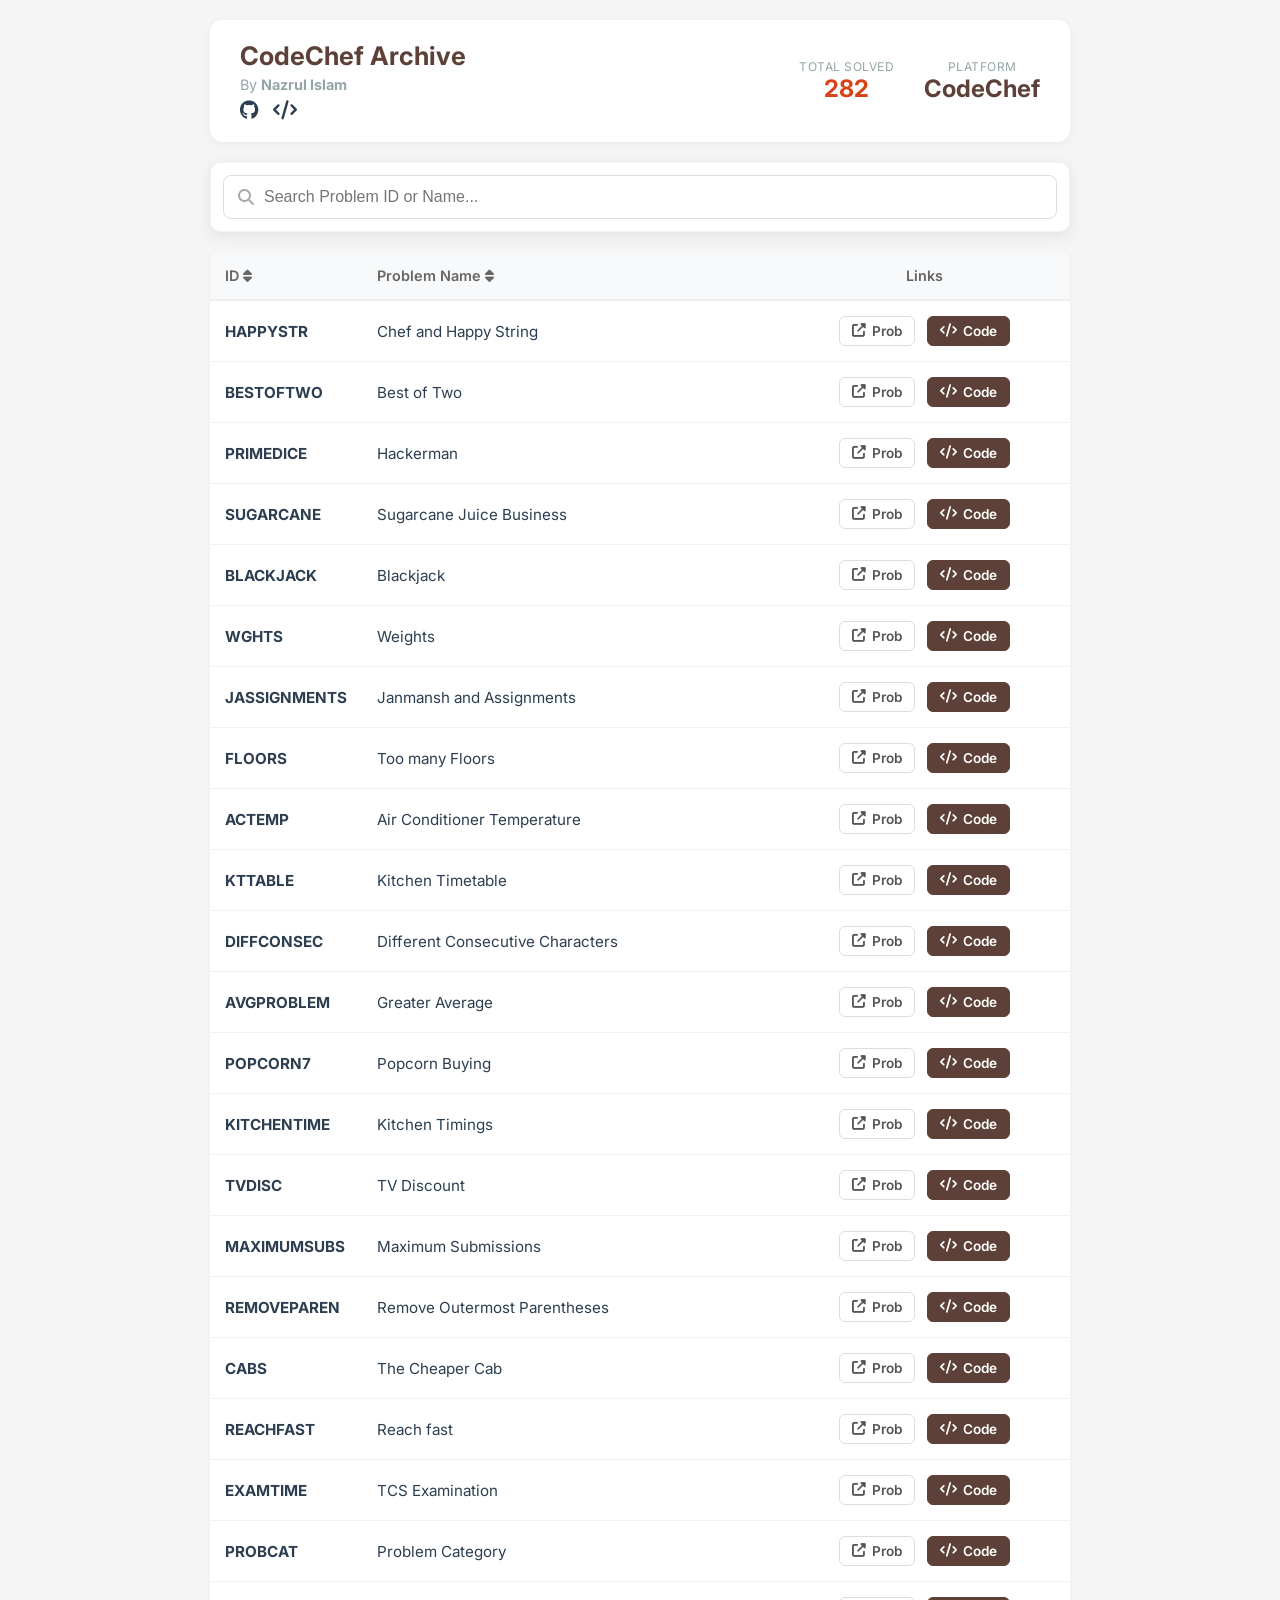
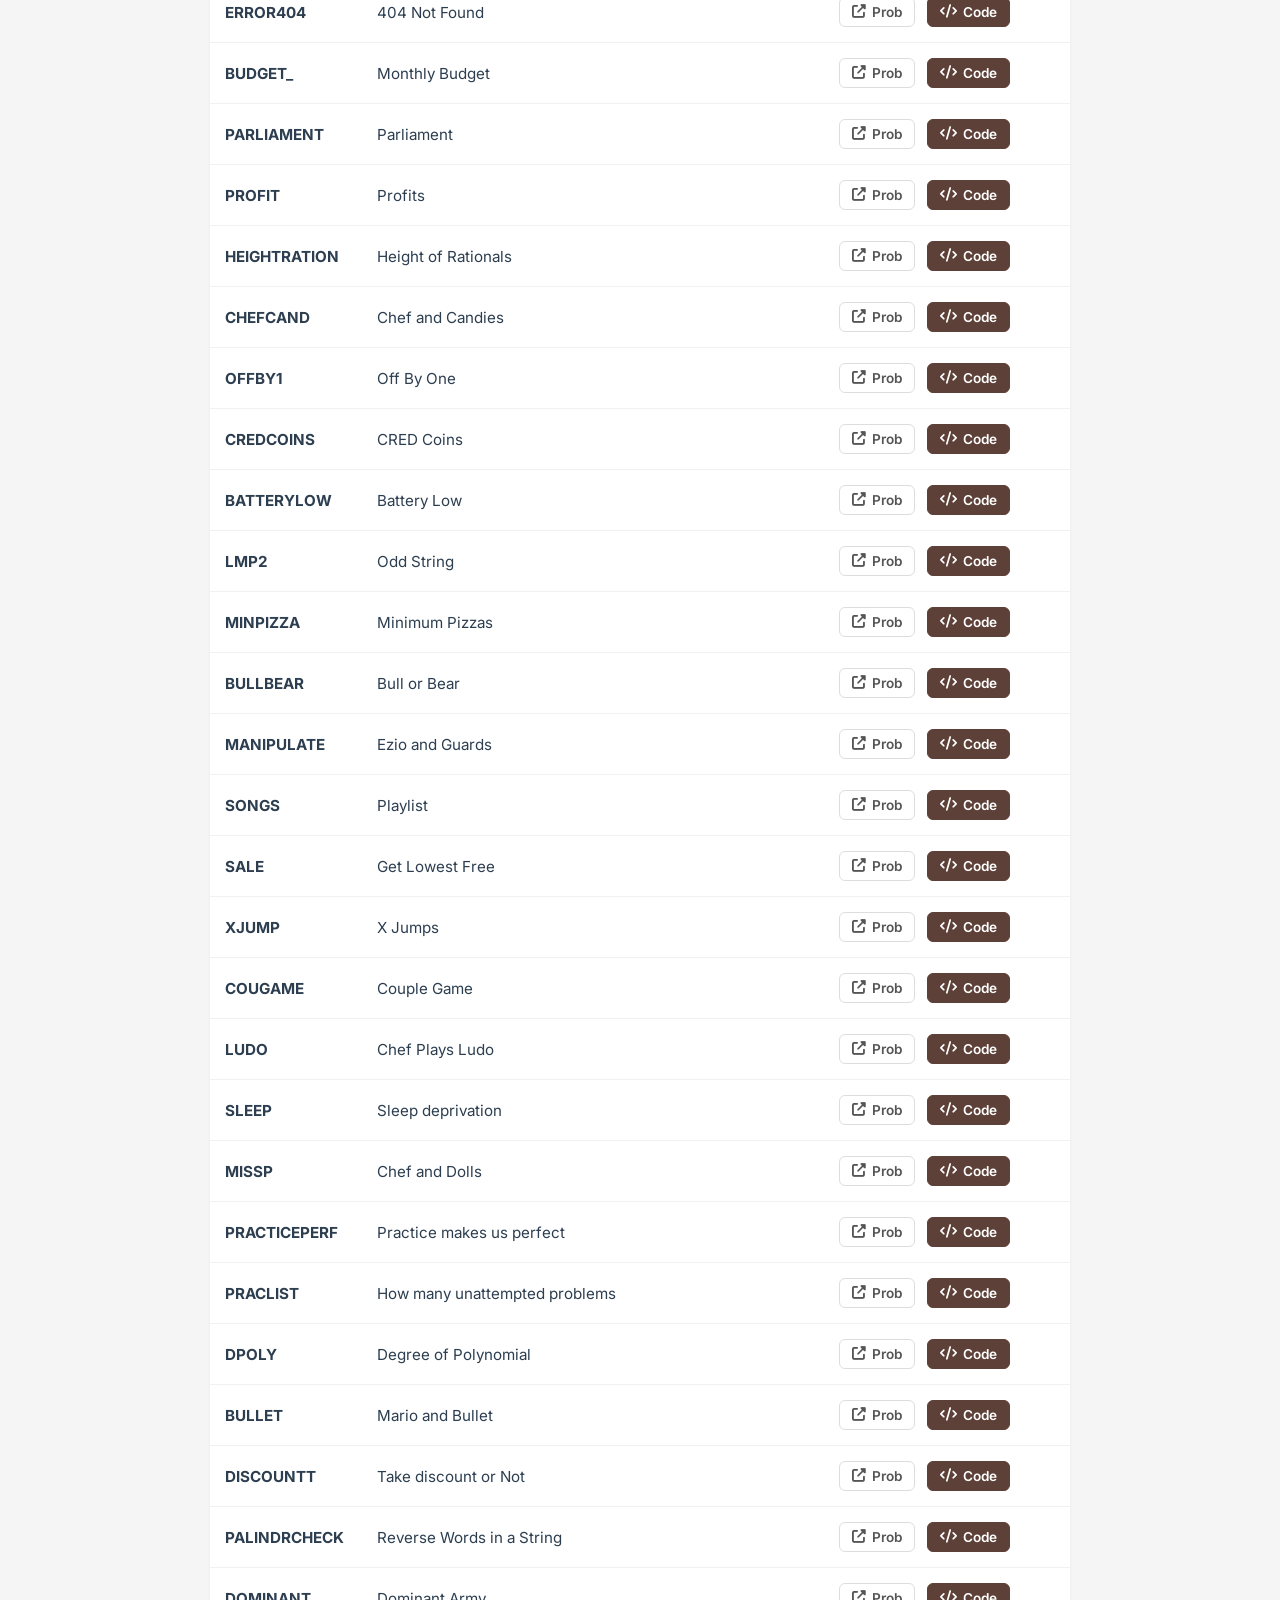
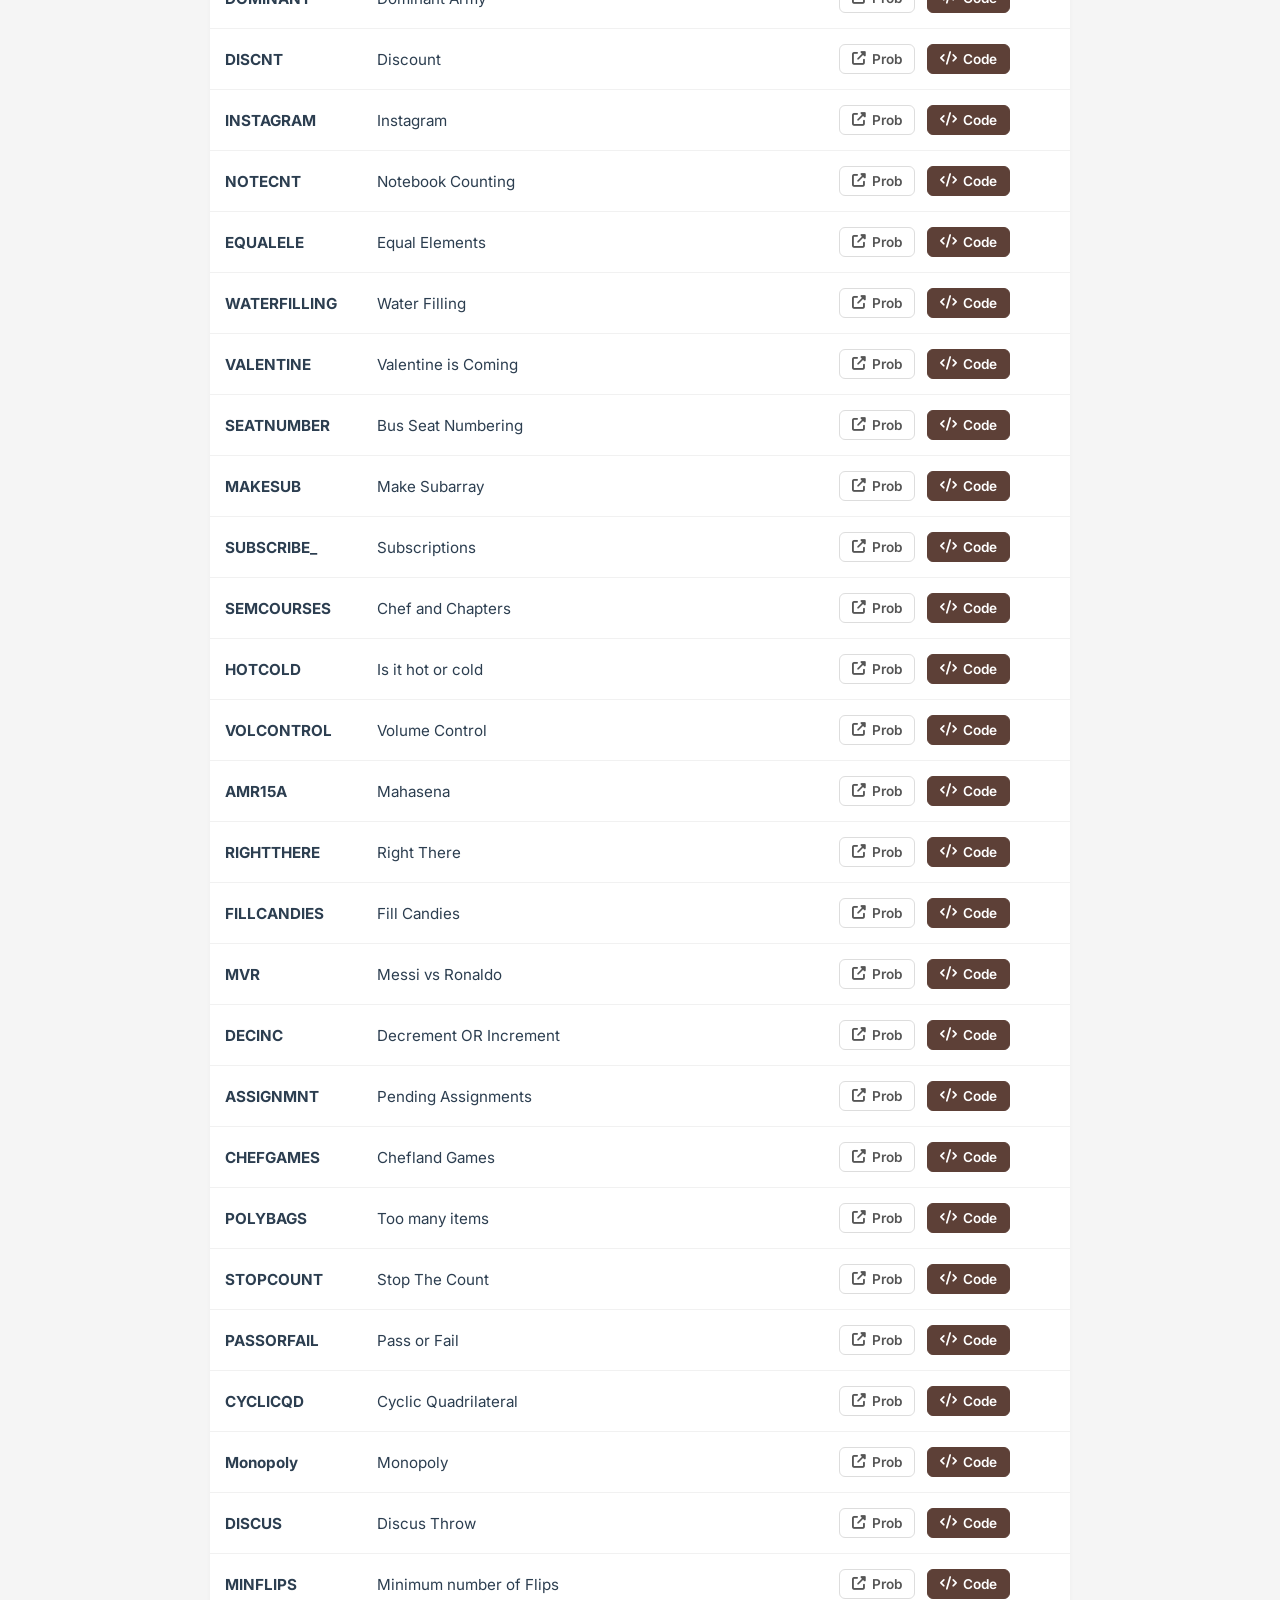
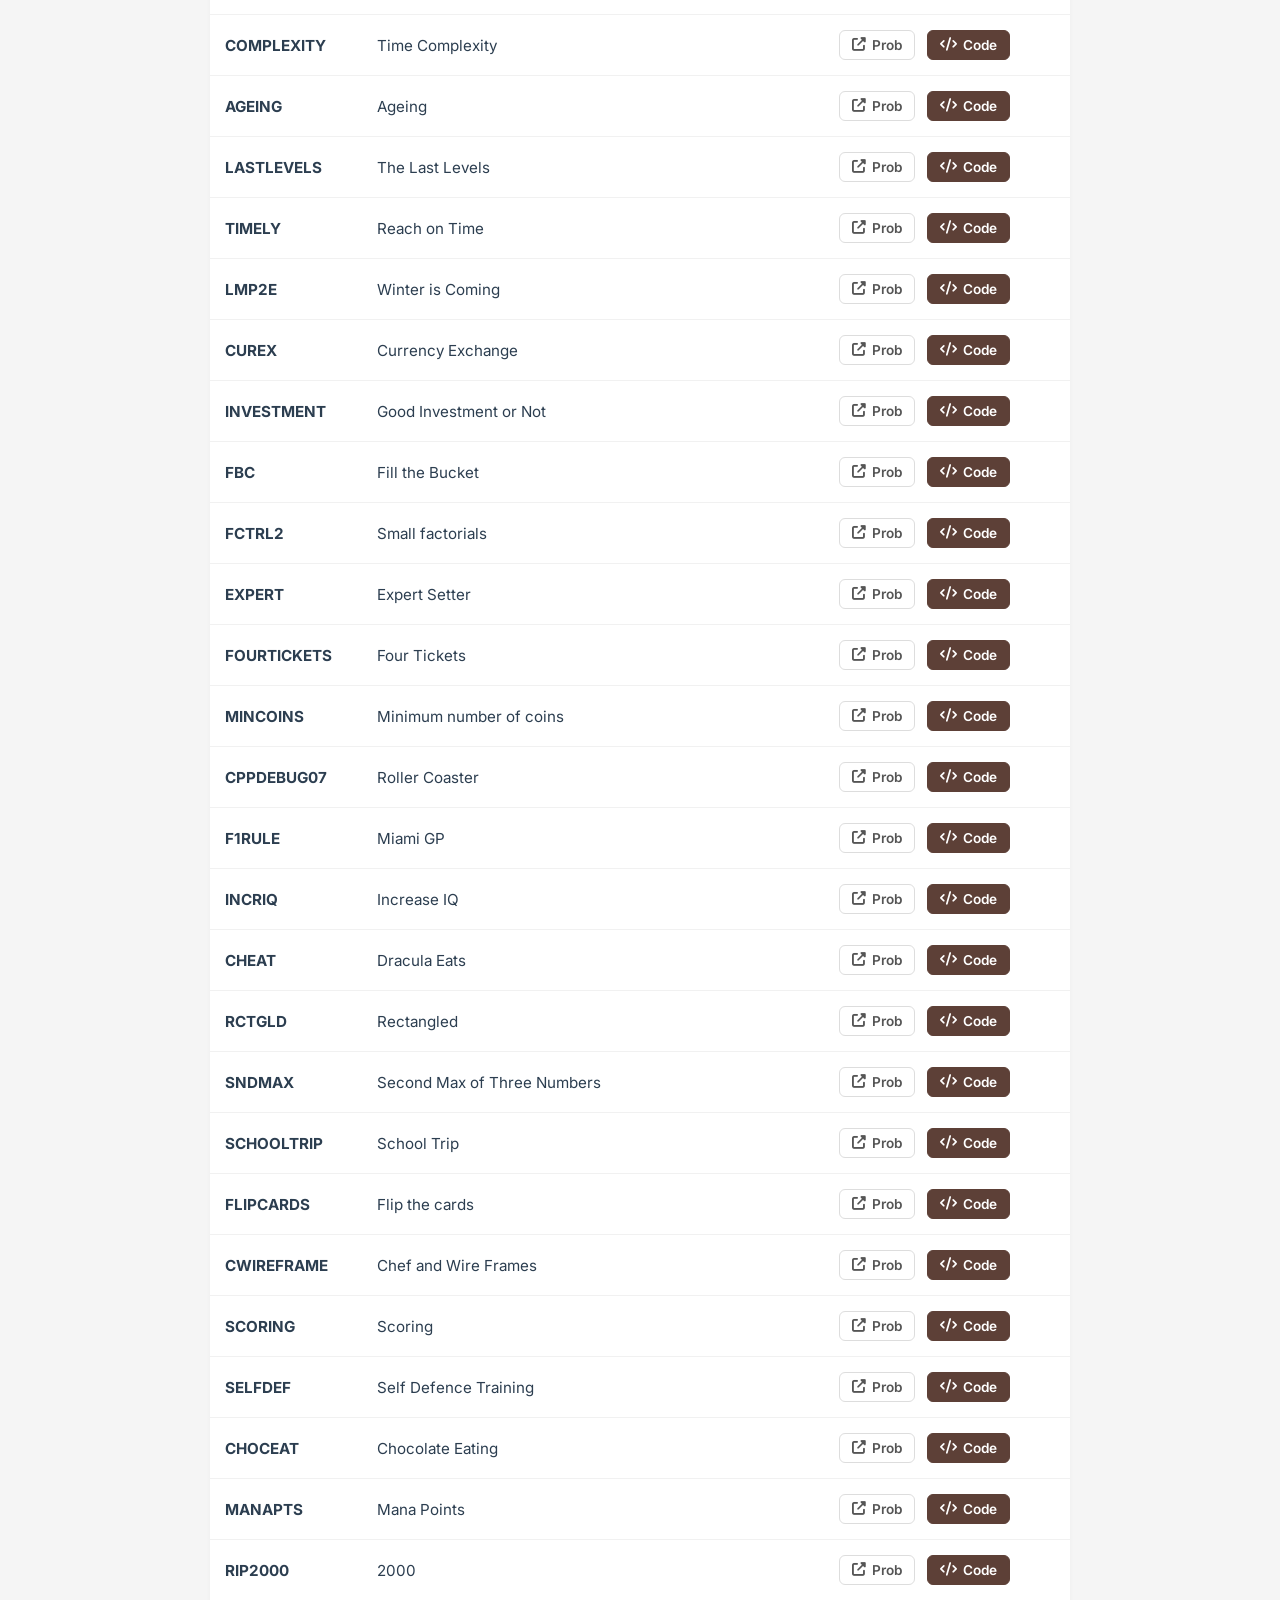
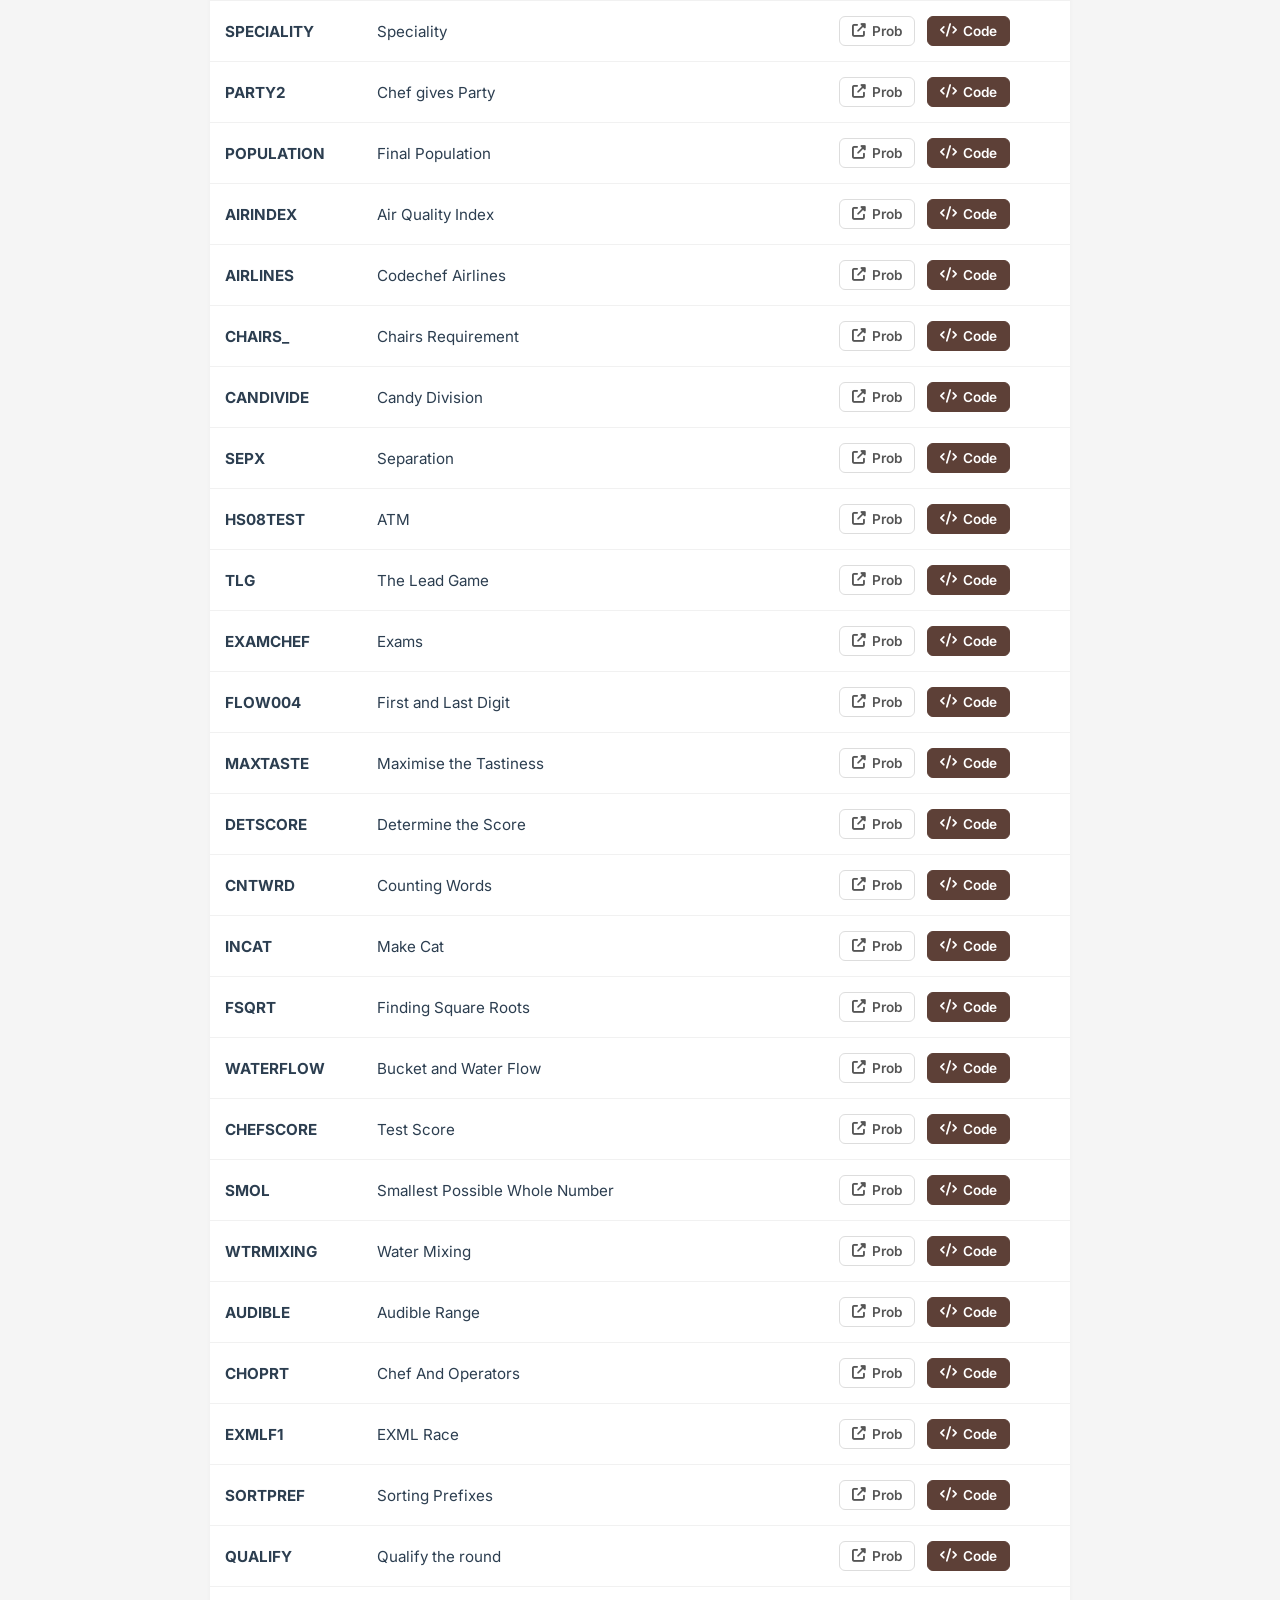
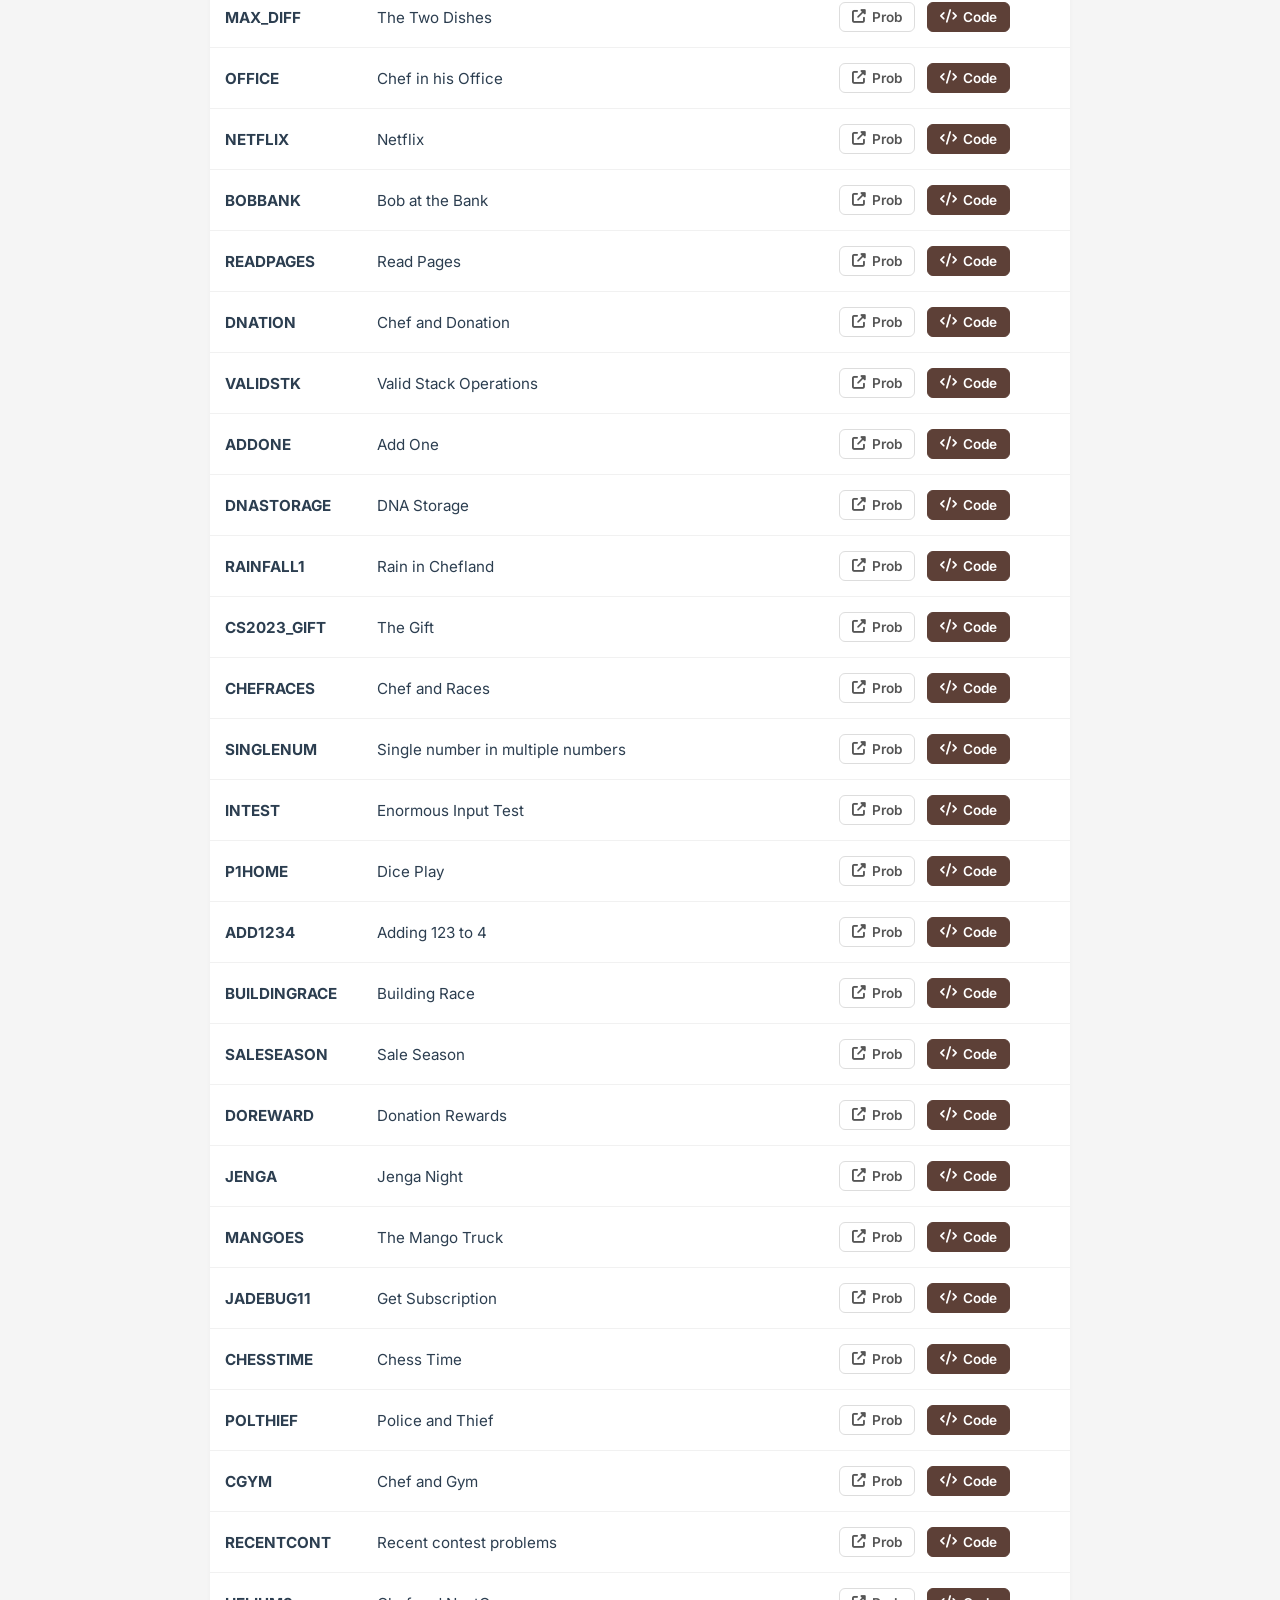
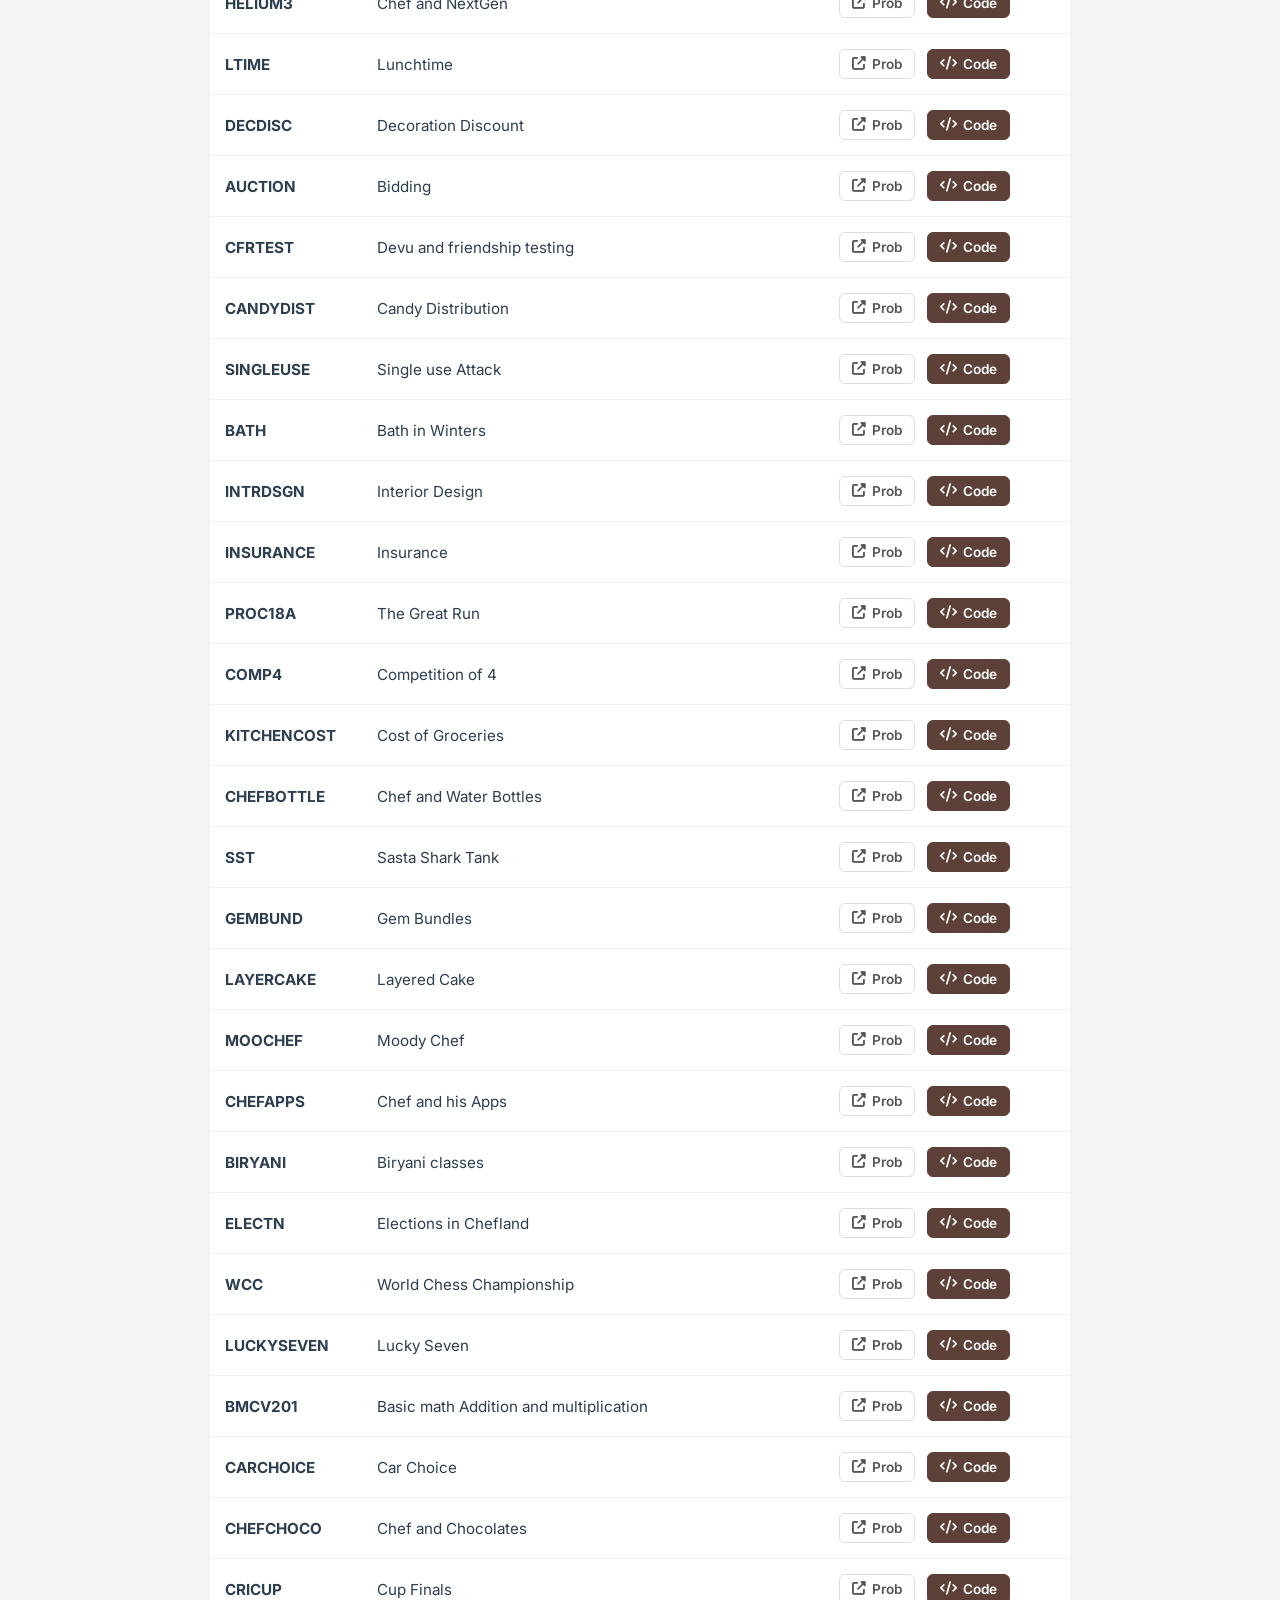
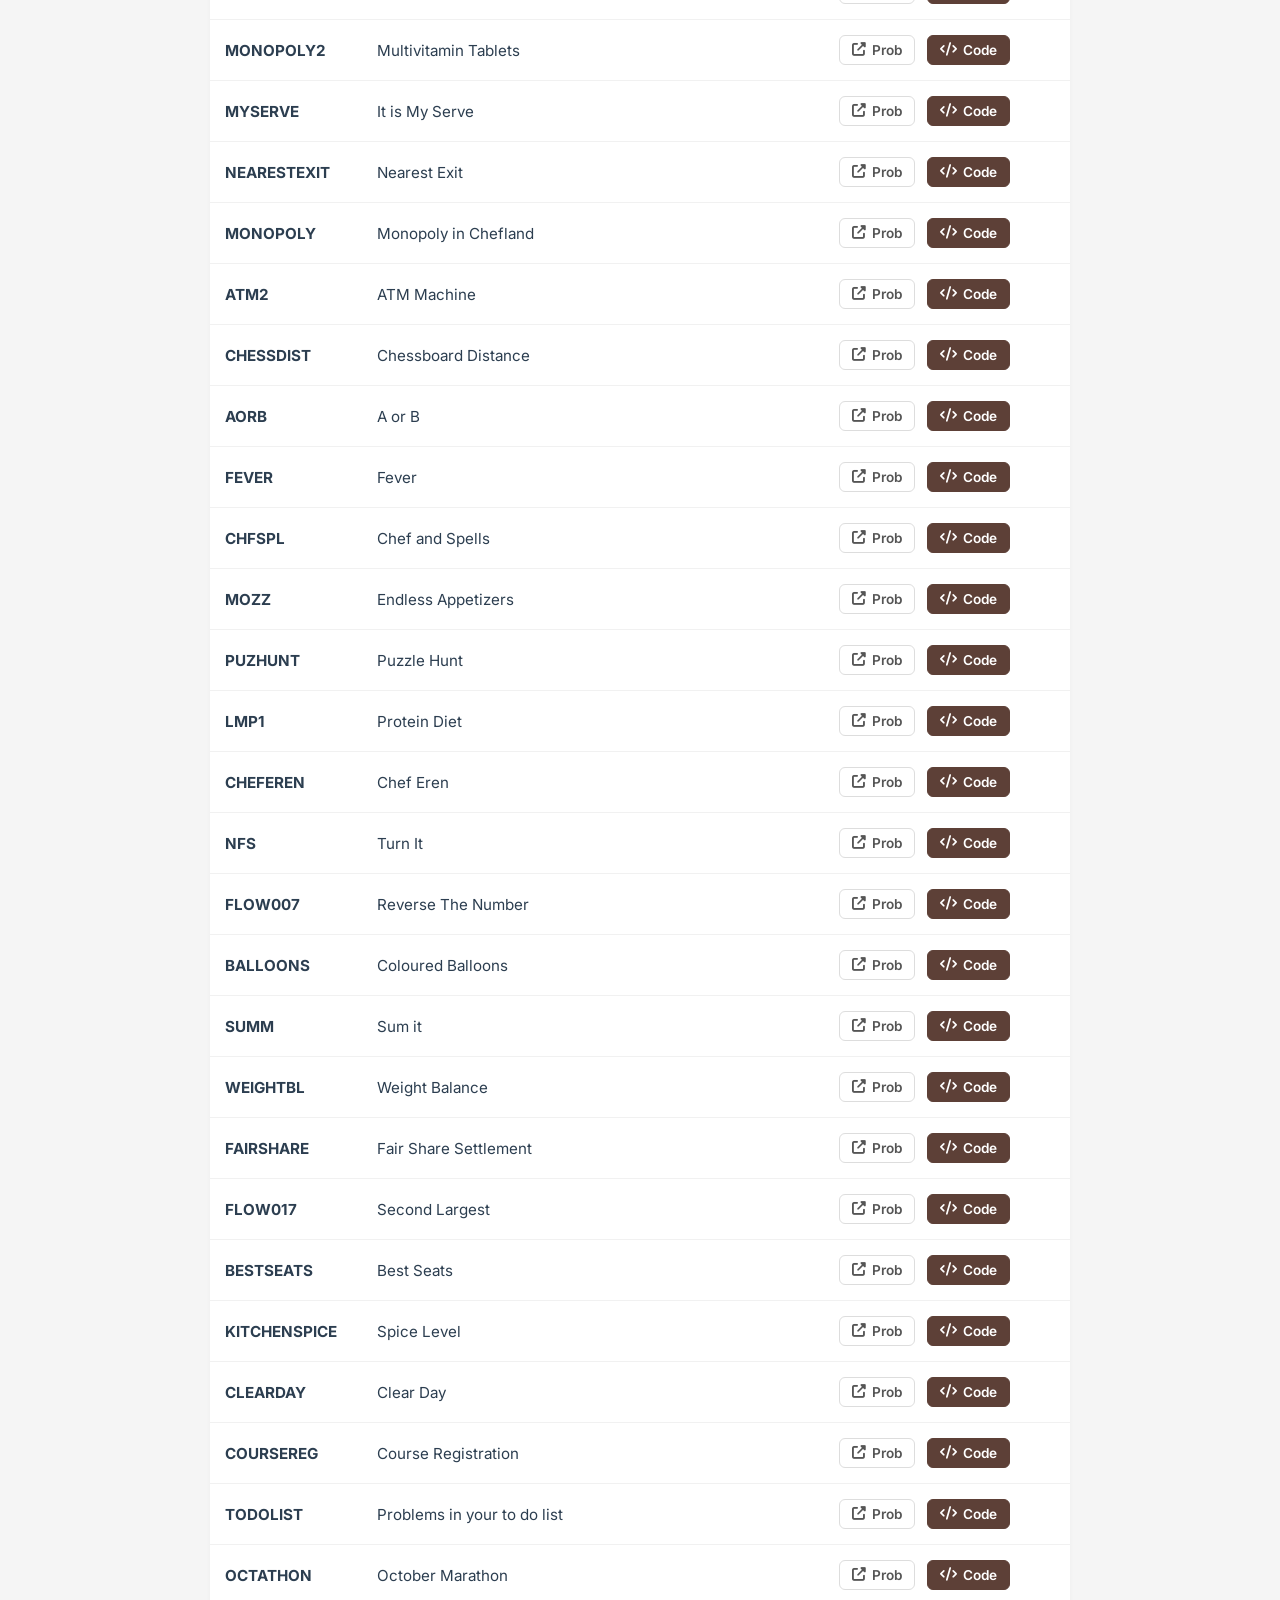
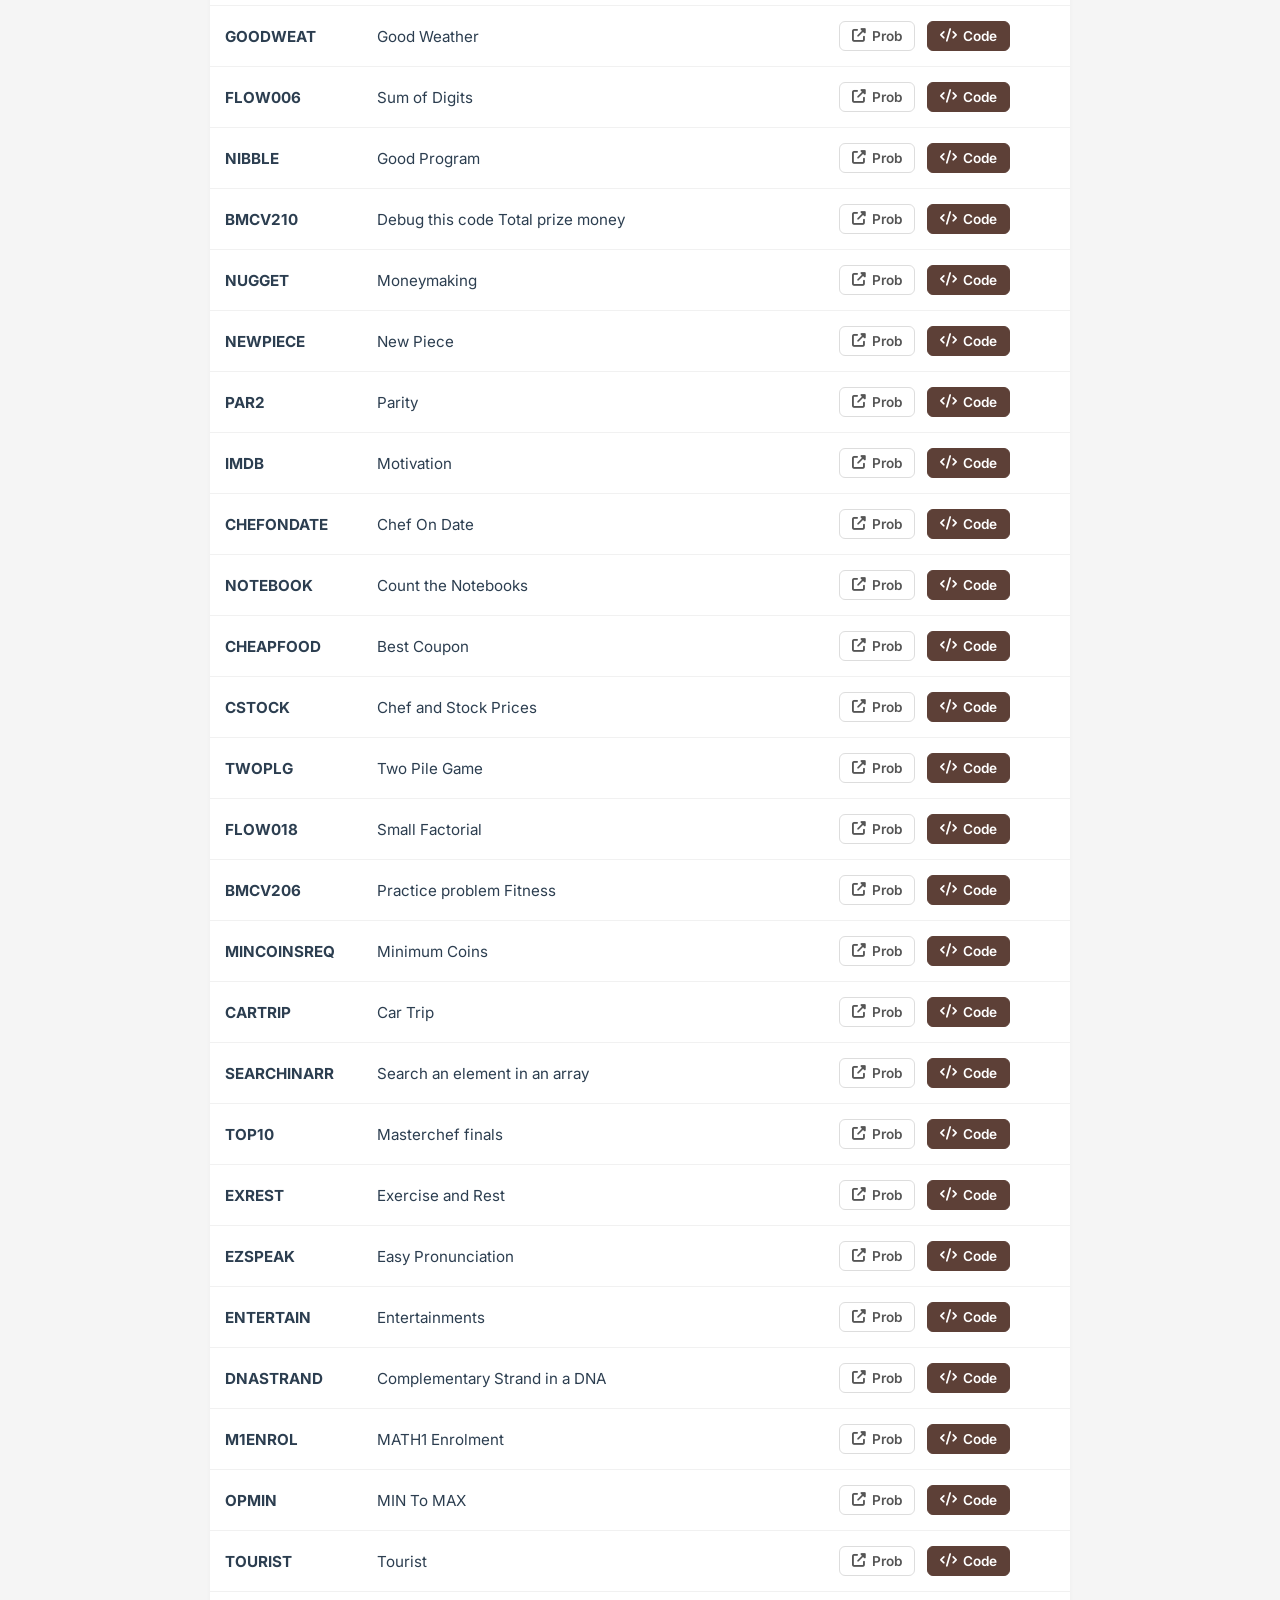
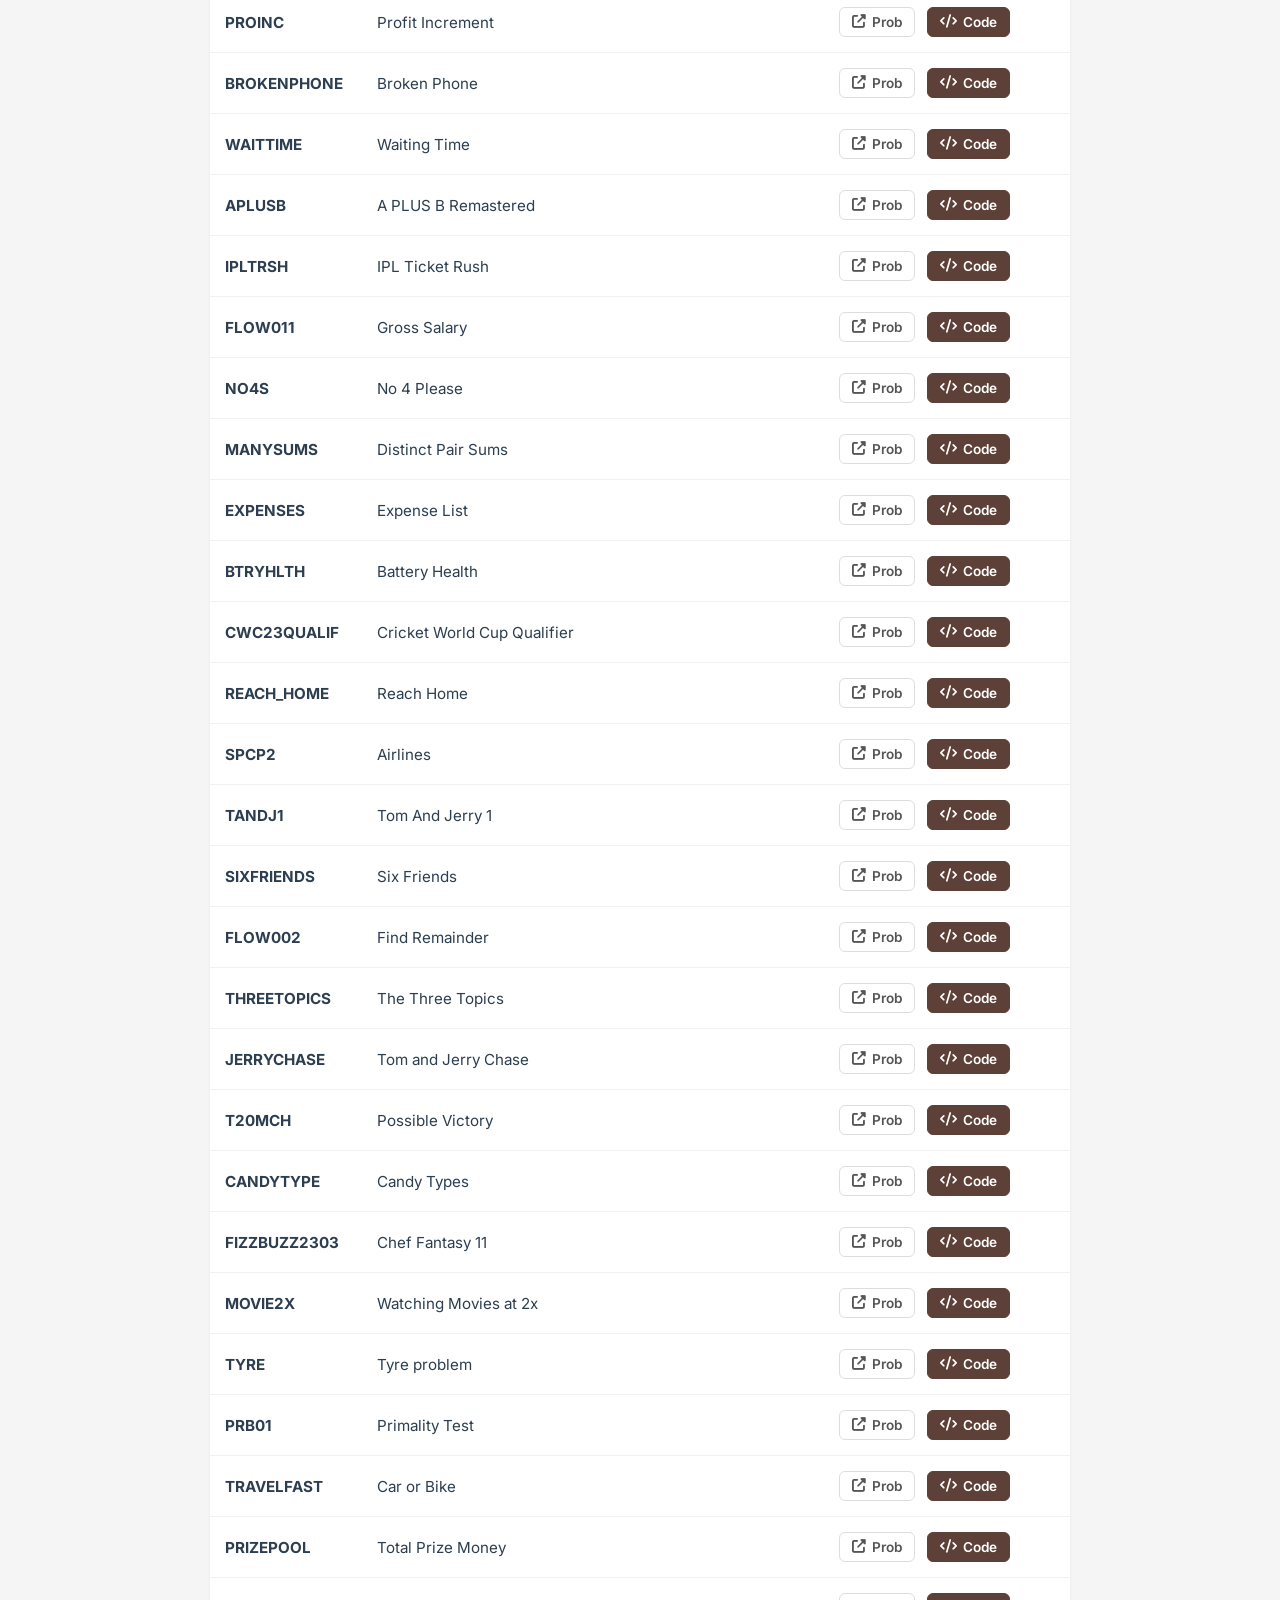
<file: Web/index.html>
<!DOCTYPE html>
<html lang="en">
<head>
    <meta charset="UTF-8">
    <meta name="viewport" content="width=device-width, initial-scale=1.0">
    <title>CodeChef Archive - Nazrul Islam</title>
    <link href="https://fonts.googleapis.com/css2?family=Inter:wght@300;400;600;700&display=swap" rel="stylesheet">
    <link rel="stylesheet" href="https://cdnjs.cloudflare.com/ajax/libs/font-awesome/6.4.0/css/all.min.css">
    <link rel="stylesheet" href="style.css">
</head>
<body>
    <div class="container">
        <header>
            <div class="header-content">
                <div class="profile-info">
                    <h1>CodeChef Archive</h1>
                    <p class="subtitle">By <strong>Nazrul Islam</strong></p>
                    <div class="social-mini">
                        <a href="https://github.com/mhdnazrul" target="_blank"><i class="fab fa-github"></i></a>
                        <a href="https://www.codechef.com/users/nazrulislam_7" target="_blank"><i class="fas fa-code"></i></a>
                    </div>
                </div>
                <div class="stats-wrapper">
                    <div class="stat-box">
                        <span class="stat-label">Total Solved</span>
                        <span class="stat-val" id="total-solved">...</span>
                    </div>
                    <div class="stat-box">
                        <span class="stat-label">Platform</span>
                        <span class="stat-val" style="color: #5D4037;">CodeChef</span>
                    </div>
                </div>
            </div>
        </header>

        <div class="sticky-wrapper">
            <div class="controls-area">
                <div class="search-box">
                    <i class="fas fa-search"></i>
                    <input type="text" id="searchInput" placeholder="Search Problem ID or Name...">
                </div>
            </div>
        </div>

        <div class="table-container">
            <table>
                <thead>
                    <tr>
                        <th class="sortable" onclick="sortTable('id')" style="width: 15%;">ID <i class="fas fa-sort"></i></th>
                        <th class="sortable" onclick="sortTable('name')" style="width: 50%;">Problem Name <i class="fas fa-sort"></i></th>
                        <th class="center-align" style="width: 35%;">Links</th>
                    </tr>
                </thead>
                <tbody id="table-body"></tbody>
            </table>
            <div id="no-results" style="display:none; text-align:center; padding:20px;">No problems found.</div>
        </div>

        <footer>
            <p>&copy; 2025 <strong>Nazrul Islam</strong>. Auto-generated Archive.</p>
            <div class="footer-links">
                <a href="https://github.com/mhdnazrul" target="_blank">GitHub</a> •
                <a href="https://codeforces.com/profile/nazrulislam_7" target="_blank">Codeforces</a> •
                <a href="https://www.codechef.com/users/nazrulislam_7" target="_blank">CodeChef</a> •
                <a href="https://www.linkedin.com/in/nazrulislam7/" target="_blank">LinkedIn</a> •
                <a href="https://www.facebook.com/mhdnazrulislam.me/" target="_blank">Facebook</a> 
            </div>
        </footer>
    </div>
    <script src="script.js"></script>
</body>
</html>
</file>
<file: Web/style.css>
:root {
    --primary: #5D4037; /* CodeChef Brown */
    --accent: #D84315;  /* CodeChef Orange */
    --dark: #2c3e50;
    --bg: #f5f5f5;
    --white: #ffffff;
    --gray: #95a5a6;
}

* { box-sizing: border-box; }

body { font-family: 'Inter', sans-serif; background: var(--bg); margin: 0; color: var(--dark); }
.container { max-width: 900px; margin: 0 auto; padding: 20px; }

header {
    background: var(--white);
    padding: 20px 30px;
    border-radius: 12px;
    box-shadow: 0 2px 8px rgba(0,0,0,0.05);
    margin-bottom: 20px;
}

.header-content {
    display: flex;
    justify-content: space-between;
    align-items: center;
    flex-wrap: wrap;
    gap: 20px;
}

.profile-info h1 { font-size: 1.6rem; margin: 0; color: var(--primary); }
.subtitle { font-size: 0.9rem; color: var(--gray); margin: 5px 0; }
.social-mini a { color: var(--dark); margin-right: 10px; font-size: 1.2rem; text-decoration: none; transition: color 0.2s; }
.social-mini a:hover { color: var(--accent); }

.stats-wrapper { display: flex; gap: 30px; }
.stat-box { text-align: center; }
.stat-label { display: block; font-size: 0.75rem; text-transform: uppercase; color: var(--gray); letter-spacing: 0.5px; }
.stat-val { font-size: 1.5rem; font-weight: 700; color: var(--accent); }

.sticky-wrapper { position: sticky; top: 15px; z-index: 100; margin-bottom: 20px; }
.controls-area {
    background: rgba(255, 255, 255, 0.95);
    backdrop-filter: blur(10px);
    padding: 12px;
    border-radius: 10px;
    box-shadow: 0 4px 15px rgba(0,0,0,0.08);
    border: 1px solid rgba(0,0,0,0.05);
}
.search-box { position: relative; width: 100%; }
input {
    width: 100%;
    padding: 12px 15px 12px 40px;
    border: 1px solid #ddd;
    border-radius: 8px;
    outline: none;
    font-size: 1rem;
    transition: 0.2s;
}
input:focus {
    border-color: var(--accent);
    box-shadow: 0 0 0 3px rgba(216, 67, 21, 0.1);
}
.search-box i {
    position: absolute;
    left: 15px;
    top: 50%;
    transform: translateY(-50%);
    color: #aaa;
}

.table-container {
    background: var(--white);
    border-radius: 10px;
    overflow-x: auto;
    box-shadow: 0 2px 5px rgba(0,0,0,0.03);
}
table { width: 100%; border-collapse: collapse; min-width: 600px; }
th {
    background: #f8f9fa;
    padding: 15px;
    text-align: left;
    font-size: 0.9rem;
    color: #666;
    font-weight: 600;
    cursor: pointer;
    user-select: none;
    border-bottom: 2px solid #eee;
}
th:hover { background: #f0f0f0; color: var(--primary); }
td {
    padding: 15px;
    border-bottom: 1px solid #f1f1f1;
    font-size: 0.95rem;
    vertical-align: middle;
}
tr:hover { background: #fff8f5; }

.center-align { text-align: center; }

.action-btn {
    display: inline-flex;
    align-items: center;
    gap: 6px;
    text-decoration: none;
    padding: 6px 12px;
    border-radius: 6px;
    font-size: 0.85rem;
    font-weight: 600;
    transition: 0.2s;
}
.btn-problem {
    background: #fff;
    border: 1px solid #ddd;
    color: #555;
    margin-right: 8px;
}
.btn-problem:hover {
    border-color: var(--primary);
    color: var(--primary);
}
.btn-sol {
    background: var(--primary);
    color: white;
    border: 1px solid var(--primary);
}
.btn-sol:hover {
    background: var(--accent);
    border-color: var(--accent);
}

footer {
    text-align: center;
    margin-top: 40px;
    padding: 20px;
    color: #888;
    font-size: 0.9rem;
}
.footer-links a {
    color: var(--primary);
    text-decoration: none;
    margin: 0 8px;
    font-weight: 500;
}
.footer-links a:hover {
    text-decoration: underline;
    color: var(--accent);
}

@media (max-width: 600px) {
    .header-content { justify-content: center; text-align: center; }
    .stats-wrapper { width: 100%; justify-content: space-around; margin-top: 10px; border-top: 1px solid #eee; padding-top: 15px; }
}
</file>
